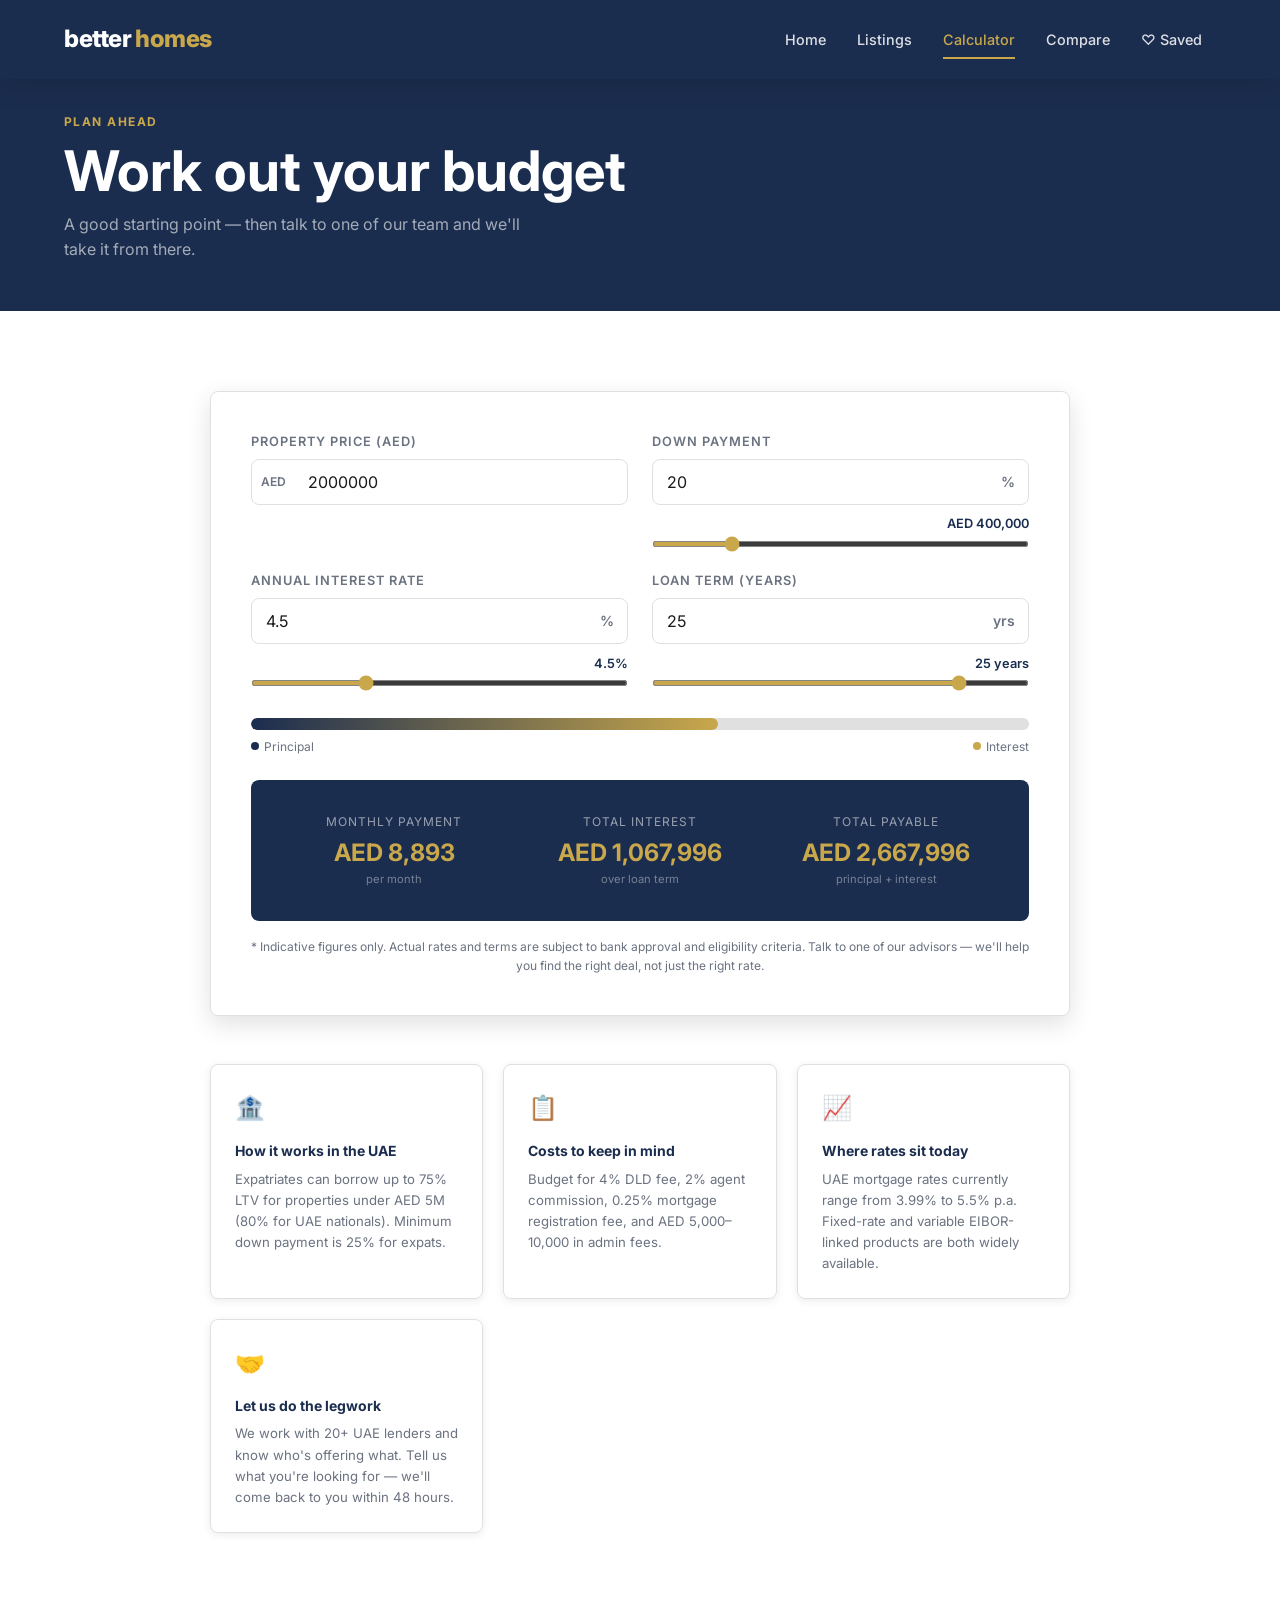
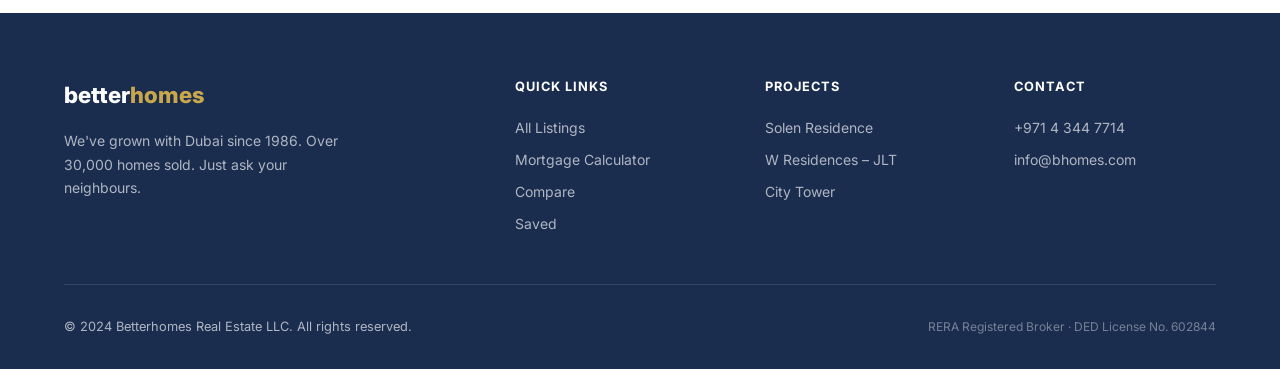
<file: calculator.html>
<!DOCTYPE html>
<html lang="en">
<head>
  <meta charset="UTF-8">
  <meta name="viewport" content="width=device-width, initial-scale=1.0">
  <title>Mortgage Calculator — Betterhomes Dubai</title>
  <meta name="description" content="Calculate your Dubai mortgage payments, total interest, and monthly instalment with our free calculator.">
  <link rel="preconnect" href="https://fonts.googleapis.com">
  <link rel="preconnect" href="https://fonts.gstatic.com" crossorigin>
  <link href="https://fonts.googleapis.com/css2?family=Inter:wght@300;400;500;600;700;800&display=swap" rel="stylesheet">
  <link rel="stylesheet" href="css/style.css">
  <style>
    .calc-info-grid {
      display: grid;
      grid-template-columns: repeat(auto-fit, minmax(220px, 1fr));
      gap: 1.25rem;
      margin-top: 3rem;
    }
    .calc-info-card {
      background: var(--white);
      border: 1px solid var(--mid-grey);
      border-radius: var(--radius);
      padding: 1.5rem;
      box-shadow: var(--shadow-sm);
    }
    .calc-info-card__icon { font-size: 1.5rem; margin-bottom: 0.75rem; }
    .calc-info-card__title { font-size: 0.875rem; font-weight: 700; color: var(--navy); margin-bottom: 0.4rem; }
    .calc-info-card__text { font-size: 0.825rem; color: var(--text-muted); line-height: 1.6; }
    .breakdown-bar {
      height: 12px;
      border-radius: 6px;
      background: var(--mid-grey);
      overflow: hidden;
      margin-top: 1.5rem;
    }
    .breakdown-bar__fill {
      height: 100%;
      background: linear-gradient(to right, var(--navy), var(--gold));
      border-radius: 6px;
      transition: width 0.8s ease;
      width: 0;
    }
    .breakdown-labels {
      display: flex;
      justify-content: space-between;
      font-size: 0.75rem;
      color: var(--text-muted);
      margin-top: 0.4rem;
    }
    .breakdown-labels span { display: flex; align-items: center; gap: 0.3rem; }
    .dot { width: 8px; height: 8px; border-radius: 50%; display: inline-block; }
  </style>
</head>
<body>

<!-- NAVIGATION -->
<nav class="nav nav--solid">
  <div class="container">
    <div class="nav__inner">
      <a href="index.html" class="nav__logo">better<span>homes</span></a>
      <ul class="nav__links">
        <li><a href="index.html" class="nav__link">Home</a></li>
        <li><a href="listings.html" class="nav__link">Listings</a></li>
        <li><a href="calculator.html" class="nav__link">Calculator</a></li>
        <li><a href="compare.html" class="nav__link">Compare</a></li>
        <li>
          <a href="saved.html" class="nav__link">
            ♡ Saved
            <span class="nav__saved-count" id="savedCount"></span>
          </a>
        </li>
      </ul>
      <button class="nav__hamburger" aria-label="Menu" aria-expanded="false">
        <span></span><span></span><span></span>
      </button>
    </div>
    <div class="nav__mobile">
      <a href="index.html" class="nav__link">Home</a>
      <a href="listings.html" class="nav__link">Listings</a>
      <a href="calculator.html" class="nav__link">Calculator</a>
      <a href="compare.html" class="nav__link">Compare</a>
      <a href="saved.html" class="nav__link">♡ Saved <span class="nav__saved-count"></span></a>
    </div>
  </div>
</nav>

<!-- PAGE HEADER -->
<div class="page-header">
  <div class="container">
    <div class="page-header__label">Plan ahead</div>
    <h1 class="page-header__title">Work out your budget</h1>
    <p class="page-header__sub">A good starting point — then talk to one of our team and we'll take it from there.</p>
  </div>
</div>

<!-- CALCULATOR -->
<section class="section">
  <div class="container">
    <div class="calculator">
      <div class="calculator__card">
        <div class="calculator__grid">

          <!-- Property Price -->
          <div class="form-group">
            <label for="propPrice">Property Price (AED)</label>
            <div class="input-wrap">
              <span class="input-prefix aed">AED</span>
              <input type="number" id="propPrice" class="has-prefix" value="2000000" min="100000" max="100000000" step="50000">
            </div>
          </div>

          <!-- Down Payment -->
          <div class="form-group">
            <label for="downPct">Down Payment</label>
            <div class="input-wrap">
              <input type="number" id="downPct" value="20" min="0" max="100" step="1">
              <span class="input-suffix">%</span>
            </div>
            <div class="range-value" id="downAED">AED 400,000</div>
            <input type="range" id="downRange" min="0" max="100" step="1" value="20">
          </div>

          <!-- Interest Rate -->
          <div class="form-group">
            <label for="rate">Annual Interest Rate</label>
            <div class="input-wrap">
              <input type="number" id="rate" value="4.5" min="0.1" max="20" step="0.1">
              <span class="input-suffix">%</span>
            </div>
            <div class="range-value" id="rateDisplay">4.5%</div>
            <input type="range" id="rateRange" min="0.1" max="15" step="0.1" value="4.5">
          </div>

          <!-- Loan Term -->
          <div class="form-group">
            <label for="term">Loan Term (Years)</label>
            <div class="input-wrap">
              <input type="number" id="term" value="25" min="1" max="30" step="1">
              <span class="input-suffix">yrs</span>
            </div>
            <div class="range-value" id="termDisplay">25 years</div>
            <input type="range" id="termRange" min="1" max="30" step="1" value="25">
          </div>
        </div>

        <!-- Breakdown bar -->
        <div class="breakdown-bar">
          <div class="breakdown-bar__fill" id="breakdownFill"></div>
        </div>
        <div class="breakdown-labels">
          <span><span class="dot" style="background:var(--navy)"></span> Principal</span>
          <span><span class="dot" style="background:var(--gold)"></span> Interest</span>
        </div>

        <!-- Results -->
        <div class="calculator__results" id="calcResults">
          <div class="calc-result">
            <div class="calc-result__label">Monthly Payment</div>
            <div class="calc-result__value" id="resMonthly">AED 0</div>
            <div class="calc-result__sub">per month</div>
          </div>
          <div class="calc-result">
            <div class="calc-result__label">Total Interest</div>
            <div class="calc-result__value" id="resInterest">AED 0</div>
            <div class="calc-result__sub">over loan term</div>
          </div>
          <div class="calc-result">
            <div class="calc-result__label">Total Payable</div>
            <div class="calc-result__value" id="resTotal">AED 0</div>
            <div class="calc-result__sub">principal + interest</div>
          </div>
        </div>

        <p class="calculator__disclaimer">
          * Indicative figures only. Actual rates and terms are subject to bank approval and eligibility criteria. Talk to one of our advisors — we'll help you find the right deal, not just the right rate.
        </p>
      </div>

      <!-- Info cards -->
      <div class="calc-info-grid">
        <div class="calc-info-card">
          <div class="calc-info-card__icon">🏦</div>
          <div class="calc-info-card__title">How it works in the UAE</div>
          <div class="calc-info-card__text">Expatriates can borrow up to 75% LTV for properties under AED 5M (80% for UAE nationals). Minimum down payment is 25% for expats.</div>
        </div>
        <div class="calc-info-card">
          <div class="calc-info-card__icon">📋</div>
          <div class="calc-info-card__title">Costs to keep in mind</div>
          <div class="calc-info-card__text">Budget for 4% DLD fee, 2% agent commission, 0.25% mortgage registration fee, and AED 5,000–10,000 in admin fees.</div>
        </div>
        <div class="calc-info-card">
          <div class="calc-info-card__icon">📈</div>
          <div class="calc-info-card__title">Where rates sit today</div>
          <div class="calc-info-card__text">UAE mortgage rates currently range from 3.99% to 5.5% p.a. Fixed-rate and variable EIBOR-linked products are both widely available.</div>
        </div>
        <div class="calc-info-card">
          <div class="calc-info-card__icon">🤝</div>
          <div class="calc-info-card__title">Let us do the legwork</div>
          <div class="calc-info-card__text">We work with 20+ UAE lenders and know who's offering what. Tell us what you're looking for — we'll come back to you within 48 hours.</div>
        </div>
      </div>
    </div>
  </div>
</section>

<!-- FOOTER -->
<footer class="footer">
  <div class="container">
    <div class="footer__top">
      <div>
        <div class="footer__logo">better<span>homes</span></div>
        <p class="footer__about">We've grown with Dubai since 1986. Over 30,000 homes sold. Just ask your neighbours.</p>
      </div>
      <div>
        <div class="footer__col-title">Quick Links</div>
        <div class="footer__links">
          <a href="listings.html">All Listings</a>
          <a href="calculator.html">Mortgage Calculator</a>
          <a href="compare.html">Compare</a>
          <a href="saved.html">Saved</a>
        </div>
      </div>
      <div>
        <div class="footer__col-title">Projects</div>
        <div class="footer__links">
          <a href="listings.html">Solen Residence</a>
          <a href="listings.html">W Residences – JLT</a>
          <a href="listings.html">City Tower</a>
        </div>
      </div>
      <div>
        <div class="footer__col-title">Contact</div>
        <div class="footer__links">
          <a href="#">+971 4 344 7714</a>
          <a href="#">info@bhomes.com</a>
        </div>
      </div>
    </div>
    <div class="footer__bottom">
      <div>© 2024 Betterhomes Real Estate LLC. All rights reserved.</div>
      <div class="footer__rera">RERA Registered Broker · DED License No. 602844</div>
    </div>
  </div>
</footer>

<div id="toast" class="toast"></div>

<script src="js/data.js"></script>
<script src="js/main.js"></script>
<script>
(function () {
  const propPriceEl = document.getElementById('propPrice');
  const downPctEl   = document.getElementById('downPct');
  const downRangeEl = document.getElementById('downRange');
  const downAEDEl   = document.getElementById('downAED');
  const rateEl      = document.getElementById('rate');
  const rateRangeEl = document.getElementById('rateRange');
  const rateDisplayEl = document.getElementById('rateDisplay');
  const termEl      = document.getElementById('term');
  const termRangeEl = document.getElementById('termRange');
  const termDisplayEl = document.getElementById('termDisplay');
  const resMonthly  = document.getElementById('resMonthly');
  const resInterest = document.getElementById('resInterest');
  const resTotal    = document.getElementById('resTotal');
  const fillEl      = document.getElementById('breakdownFill');

  let tickerRafs = {};

  function animateTicker(el, targetValue, prefix) {
    if (tickerRafs[el.id]) cancelAnimationFrame(tickerRafs[el.id]);
    const duration = 700;
    const start = performance.now();
    const from = 0;

    function step(now) {
      const t = Math.min((now - start) / duration, 1);
      const eased = 1 - Math.pow(1 - t, 3);
      const cur = Math.round(from + (targetValue - from) * eased);
      el.textContent = prefix + cur.toLocaleString();
      if (t < 1) tickerRafs[el.id] = requestAnimationFrame(step);
    }
    tickerRafs[el.id] = requestAnimationFrame(step);
  }

  function calculate() {
    const price    = parseFloat(propPriceEl.value) || 0;
    const downPct  = Math.min(100, Math.max(0, parseFloat(downPctEl.value) || 0));
    const annRate  = parseFloat(rateEl.value) || 0;
    const years    = parseInt(termEl.value) || 0;

    const downAmt  = price * (downPct / 100);
    const loan     = price - downAmt;
    const n        = years * 12;
    const r        = annRate / 100 / 12;

    downAEDEl.textContent = 'AED ' + downAmt.toLocaleString(undefined, {maximumFractionDigits: 0});

    let monthly = 0;
    if (r === 0) {
      monthly = n > 0 ? loan / n : 0;
    } else {
      monthly = loan * (r * Math.pow(1 + r, n)) / (Math.pow(1 + r, n) - 1);
    }

    const totalPay   = monthly * n;
    const totalInt   = totalPay - loan;
    const intRatio   = totalPay > 0 ? (loan / totalPay) * 100 : 0;

    animateTicker(resMonthly, Math.round(monthly), 'AED ');
    animateTicker(resInterest, Math.round(Math.max(0, totalInt)), 'AED ');
    animateTicker(resTotal, Math.round(Math.max(0, totalPay)), 'AED ');

    fillEl.style.width = intRatio.toFixed(1) + '%';
  }

  /* Sync ranges → number inputs */
  downRangeEl.addEventListener('input', () => {
    downPctEl.value = downRangeEl.value;
    calculate();
  });
  downPctEl.addEventListener('input', () => {
    downRangeEl.value = downPctEl.value;
    calculate();
  });
  rateRangeEl.addEventListener('input', () => {
    rateEl.value = rateRangeEl.value;
    rateDisplayEl.textContent = rateEl.value + '%';
    calculate();
  });
  rateEl.addEventListener('input', () => {
    rateRangeEl.value = rateEl.value;
    rateDisplayEl.textContent = rateEl.value + '%';
    calculate();
  });
  termRangeEl.addEventListener('input', () => {
    termEl.value = termRangeEl.value;
    termDisplayEl.textContent = termEl.value + ' years';
    calculate();
  });
  termEl.addEventListener('input', () => {
    termRangeEl.value = termEl.value;
    termDisplayEl.textContent = termEl.value + ' years';
    calculate();
  });
  propPriceEl.addEventListener('input', calculate);

  document.addEventListener('DOMContentLoaded', calculate);
})();
</script>
</body>
</html>
</file>
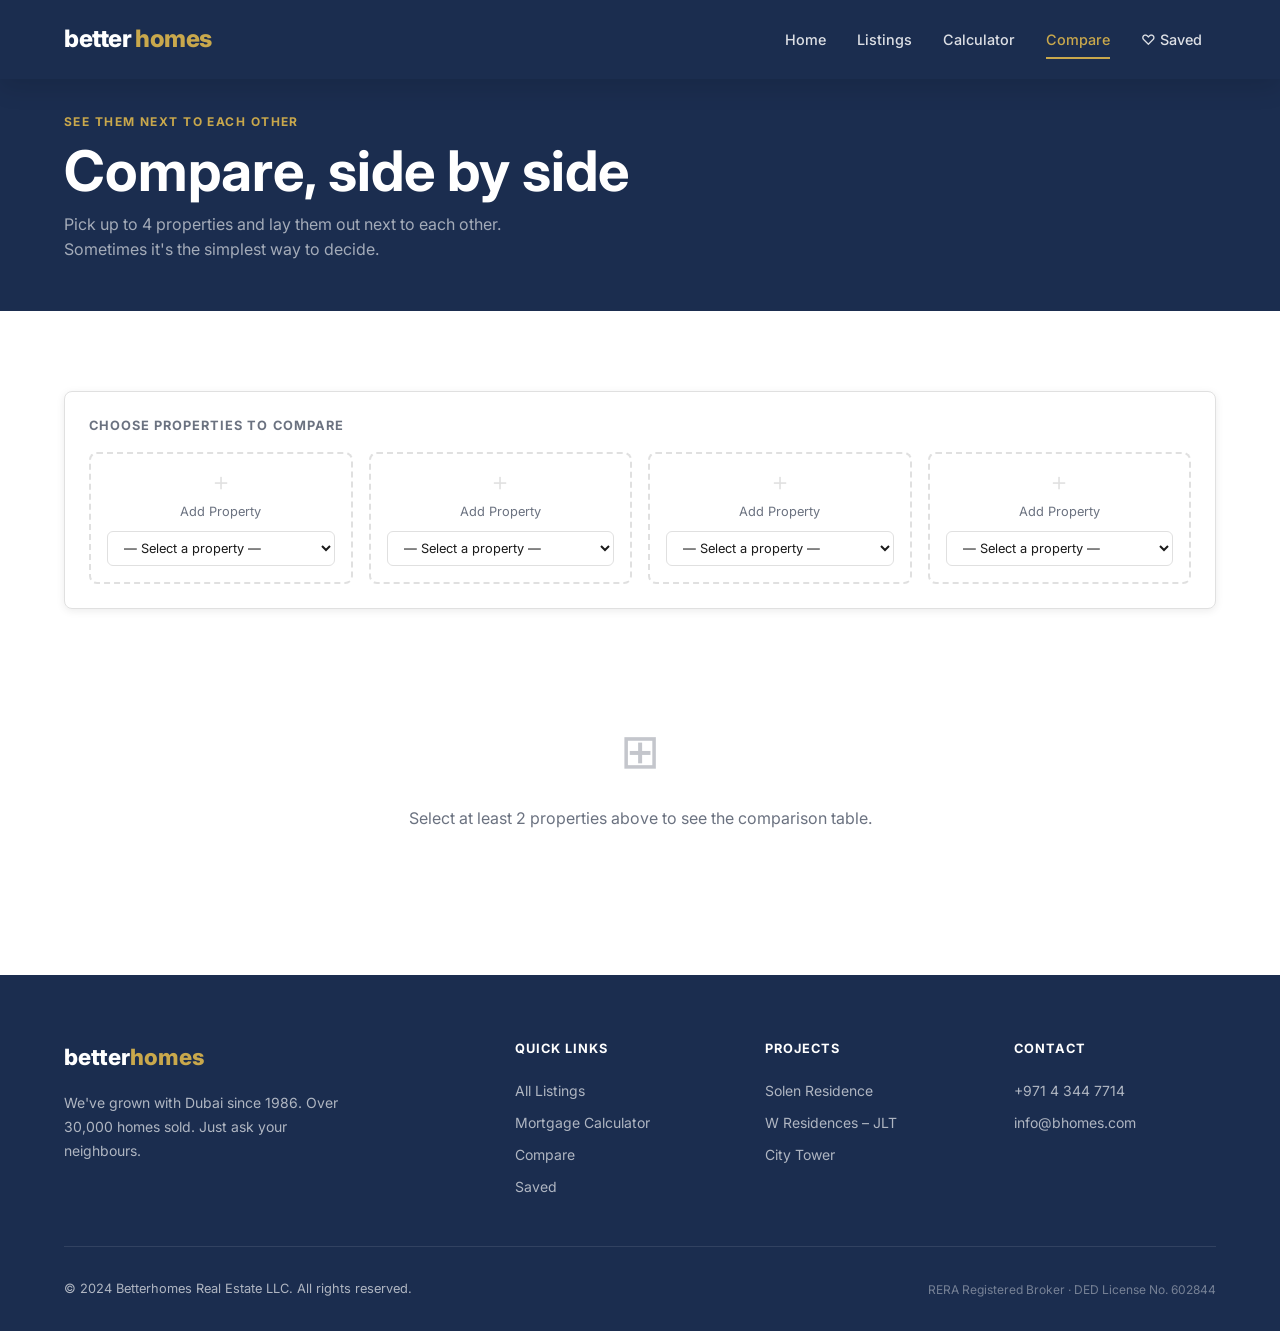
<file: compare.html>
<!DOCTYPE html>
<html lang="en">
<head>
  <meta charset="UTF-8">
  <meta name="viewport" content="width=device-width, initial-scale=1.0">
  <title>Compare Properties — Betterhomes Dubai</title>
  <meta name="description" content="Compare up to 4 Dubai properties side-by-side on price, size, beds, handover and key features.">
  <link rel="preconnect" href="https://fonts.googleapis.com">
  <link rel="preconnect" href="https://fonts.gstatic.com" crossorigin>
  <link href="https://fonts.googleapis.com/css2?family=Inter:wght@300;400;500;600;700;800&display=swap" rel="stylesheet">
  <link rel="stylesheet" href="css/style.css">
</head>
<body>

<!-- NAVIGATION -->
<nav class="nav nav--solid">
  <div class="container">
    <div class="nav__inner">
      <a href="index.html" class="nav__logo">better<span>homes</span></a>
      <ul class="nav__links">
        <li><a href="index.html" class="nav__link">Home</a></li>
        <li><a href="listings.html" class="nav__link">Listings</a></li>
        <li><a href="calculator.html" class="nav__link">Calculator</a></li>
        <li><a href="compare.html" class="nav__link">Compare</a></li>
        <li>
          <a href="saved.html" class="nav__link">
            ♡ Saved
            <span class="nav__saved-count" id="savedCount"></span>
          </a>
        </li>
      </ul>
      <button class="nav__hamburger" aria-label="Menu" aria-expanded="false">
        <span></span><span></span><span></span>
      </button>
    </div>
    <div class="nav__mobile">
      <a href="index.html" class="nav__link">Home</a>
      <a href="listings.html" class="nav__link">Listings</a>
      <a href="calculator.html" class="nav__link">Calculator</a>
      <a href="compare.html" class="nav__link">Compare</a>
      <a href="saved.html" class="nav__link">♡ Saved <span class="nav__saved-count"></span></a>
    </div>
  </div>
</nav>

<!-- PAGE HEADER -->
<div class="page-header">
  <div class="container">
    <div class="page-header__label">See them next to each other</div>
    <h1 class="page-header__title">Compare, side by side</h1>
    <p class="page-header__sub">Pick up to 4 properties and lay them out next to each other. Sometimes it's the simplest way to decide.</p>
  </div>
</div>

<!-- COMPARE -->
<section class="section">
  <div class="container">

    <!-- Selector -->
    <div class="compare-selector">
      <div class="compare-selector__title">Choose Properties to Compare</div>
      <div class="compare-selector__slots" id="compareSlots"></div>
    </div>

    <!-- Table -->
    <div id="compareTableWrap">
      <div class="compare-placeholder">
        <div class="compare-placeholder__icon">⊞</div>
        <p>Select at least 2 properties above to see the comparison table.</p>
      </div>
    </div>

  </div>
</section>

<!-- FOOTER -->
<footer class="footer">
  <div class="container">
    <div class="footer__top">
      <div>
        <div class="footer__logo">better<span>homes</span></div>
        <p class="footer__about">We've grown with Dubai since 1986. Over 30,000 homes sold. Just ask your neighbours.</p>
      </div>
      <div>
        <div class="footer__col-title">Quick Links</div>
        <div class="footer__links">
          <a href="listings.html">All Listings</a>
          <a href="calculator.html">Mortgage Calculator</a>
          <a href="compare.html">Compare</a>
          <a href="saved.html">Saved</a>
        </div>
      </div>
      <div>
        <div class="footer__col-title">Projects</div>
        <div class="footer__links">
          <a href="listings.html">Solen Residence</a>
          <a href="listings.html">W Residences – JLT</a>
          <a href="listings.html">City Tower</a>
        </div>
      </div>
      <div>
        <div class="footer__col-title">Contact</div>
        <div class="footer__links">
          <a href="#">+971 4 344 7714</a>
          <a href="#">info@bhomes.com</a>
        </div>
      </div>
    </div>
    <div class="footer__bottom">
      <div>© 2024 Betterhomes Real Estate LLC. All rights reserved.</div>
      <div class="footer__rera">RERA Registered Broker · DED License No. 602844</div>
    </div>
  </div>
</footer>

<div id="toast" class="toast"></div>

<script src="js/data.js"></script>
<script src="js/main.js"></script>
<script>
(function () {
  const MAX_SLOTS = 4;
  const slotsEl = document.getElementById('compareSlots');
  const tableWrap = document.getElementById('compareTableWrap');

  /* State: array of 4 slots, each null or a property id */
  let slots = [null, null, null, null];

  /* Pre-populate from localStorage compare list */
  const stored = getCompare();
  stored.forEach((id, i) => { if (i < 4) slots[i] = id; });

  function propertyById(id) {
    return PROPERTIES.find(p => p.id === id) || null;
  }

  function buildOptions(currentId) {
    const used = slots.filter(Boolean);
    return `<option value="">— Select a property —</option>` +
      PROPERTIES.map(p => {
        const disabled = used.includes(p.id) && p.id !== currentId ? 'disabled' : '';
        return `<option value="${p.id}" ${disabled} ${p.id === currentId ? 'selected' : ''}>${p.project} · ${p.bedsLabel} ${p.type}</option>`;
      }).join('');
  }

  function renderSlots() {
    slotsEl.innerHTML = slots.map((id, idx) => {
      const prop = id ? propertyById(id) : null;
      if (prop) {
        return `
          <div class="compare-slot filled" data-slot="${idx}">
            <img src="${prop.image}" alt="${prop.project}" style="width:100%;height:80px;object-fit:cover;border-radius:4px;margin-bottom:0.5rem;">
            <select data-slot="${idx}" style="font-size:0.75rem;">${buildOptions(id)}</select>
            <button class="compare-slot__remove" data-slot="${idx}" title="Remove">✕</button>
          </div>`;
      } else {
        return `
          <div class="compare-slot" data-slot="${idx}">
            <div class="compare-slot__add">＋</div>
            <div class="compare-slot__label">Add Property</div>
            <select data-slot="${idx}">${buildOptions(null)}</select>
          </div>`;
      }
    }).join('');

    /* Bind */
    slotsEl.querySelectorAll('select').forEach(sel => {
      sel.addEventListener('change', () => {
        const i = parseInt(sel.dataset.slot);
        slots[i] = sel.value || null;
        saveAndRender();
      });
    });
    slotsEl.querySelectorAll('.compare-slot__remove').forEach(btn => {
      btn.addEventListener('click', () => {
        slots[parseInt(btn.dataset.slot)] = null;
        saveAndRender();
      });
    });
  }

  function renderTable() {
    const selected = slots.map(id => id ? propertyById(id) : null).filter(Boolean);
    if (selected.length < 2) {
      tableWrap.innerHTML = `
        <div class="compare-placeholder">
          <div class="compare-placeholder__icon">⊞</div>
          <p>Select at least 2 properties above to see the comparison table.</p>
        </div>`;
      return;
    }

    const ROWS = [
      { label: 'Project',        fn: p => p.project },
      { label: 'Location',       fn: p => p.location },
      { label: 'Type',           fn: p => p.type },
      { label: 'Bedrooms',       fn: p => p.bedsLabel },
      { label: 'Size (sqft)',    fn: p => p.size.toLocaleString(), highlight: true },
      { label: 'Price (AED)',    fn: p => formatPrice(p.price), highlight: true },
      { label: 'Price/sqft',     fn: p => 'AED ' + p.pricePerSqft.toLocaleString() },
      { label: 'Floor',          fn: p => p.floor },
      { label: 'View',           fn: p => p.view },
      { label: 'Handover',       fn: p => p.handover },
      { label: 'Key Features',   fn: p => p.amenities.slice(0, 3).join(', ') },
    ];

    const thCells = `<th class="row-label">Feature</th>` + selected.map((p, i) =>
      `<th data-col="${i}" style="min-width:180px;">${p.bedsLabel} · ${p.project.split(' ')[0]}</th>`
    ).join('');

    const bodyRows = ROWS.map(row =>
      `<tr>
        <td class="row-label">${row.label}</td>
        ${selected.map(p => `<td class="${row.highlight ? 'highlight' : ''}">${row.fn(p)}</td>`).join('')}
      </tr>`
    ).join('');

    tableWrap.innerHTML = `
      <div class="compare-table-wrap">
        <table class="compare-table">
          <thead><tr>${thCells}</tr></thead>
          <tbody>${bodyRows}</tbody>
        </table>
      </div>`;

    /* Animate columns in */
    const ths = tableWrap.querySelectorAll('thead th');
    ths.forEach((th, i) => {
      setTimeout(() => th.classList.add('visible'), i * 150);
    });
  }

  function saveAndRender() {
    setCompare(slots.filter(Boolean));
    renderSlots();
    renderTable();
  }

  document.addEventListener('DOMContentLoaded', () => {
    renderSlots();
    renderTable();
  });
})();
</script>
</body>
</html>
</file>
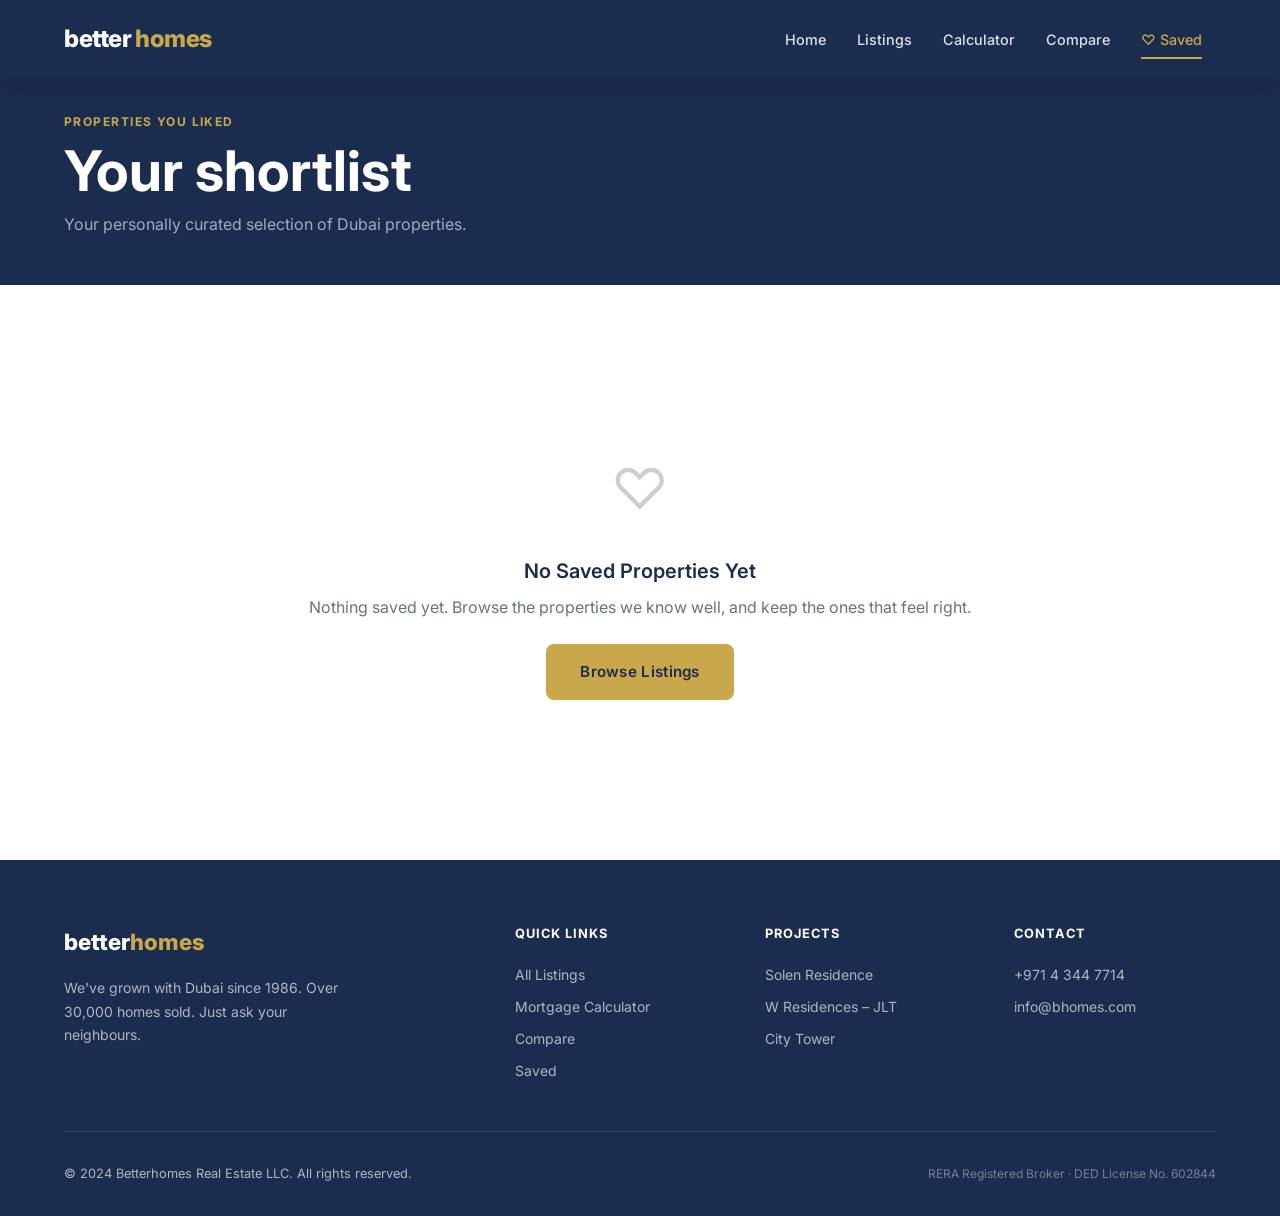
<file: saved.html>
<!DOCTYPE html>
<html lang="en">
<head>
  <meta charset="UTF-8">
  <meta name="viewport" content="width=device-width, initial-scale=1.0">
  <title>Saved Properties — Betterhomes Dubai</title>
  <meta name="description" content="Your saved Dubai property listings from Betterhomes.">
  <link rel="preconnect" href="https://fonts.googleapis.com">
  <link rel="preconnect" href="https://fonts.gstatic.com" crossorigin>
  <link href="https://fonts.googleapis.com/css2?family=Inter:wght@300;400;500;600;700;800&display=swap" rel="stylesheet">
  <link rel="stylesheet" href="css/style.css">
</head>
<body>

<!-- NAVIGATION -->
<nav class="nav nav--solid">
  <div class="container">
    <div class="nav__inner">
      <a href="index.html" class="nav__logo">better<span>homes</span></a>
      <ul class="nav__links">
        <li><a href="index.html" class="nav__link">Home</a></li>
        <li><a href="listings.html" class="nav__link">Listings</a></li>
        <li><a href="calculator.html" class="nav__link">Calculator</a></li>
        <li><a href="compare.html" class="nav__link">Compare</a></li>
        <li>
          <a href="saved.html" class="nav__link">
            ♡ Saved
            <span class="nav__saved-count" id="savedCount"></span>
          </a>
        </li>
      </ul>
      <button class="nav__hamburger" aria-label="Menu" aria-expanded="false">
        <span></span><span></span><span></span>
      </button>
    </div>
    <div class="nav__mobile">
      <a href="index.html" class="nav__link">Home</a>
      <a href="listings.html" class="nav__link">Listings</a>
      <a href="calculator.html" class="nav__link">Calculator</a>
      <a href="compare.html" class="nav__link">Compare</a>
      <a href="saved.html" class="nav__link">♡ Saved <span class="nav__saved-count"></span></a>
    </div>
  </div>
</nav>

<!-- PAGE HEADER -->
<div class="page-header">
  <div class="container">
    <div class="page-header__label">Properties you liked</div>
    <h1 class="page-header__title">Your shortlist</h1>
    <p class="page-header__sub" id="savedSubtitle">The ones that caught your eye. Take your time.</p>
  </div>
</div>

<!-- SAVED LISTINGS -->
<section class="section">
  <div class="container">
    <div id="savedActions" style="display:none;margin-bottom:1.5rem;display:flex;gap:1rem;flex-wrap:wrap;align-items:center;">
      <span id="savedCountText" style="color:var(--text-muted);font-size:0.9rem;"></span>
      <button class="btn btn--ghost btn--sm" id="clearAllBtn" style="margin-left:auto;">Clear All Saved</button>
      <a href="compare.html" class="btn btn--primary btn--sm">Compare Selected →</a>
    </div>
    <div class="cards-grid" id="savedGrid"></div>
  </div>
</section>

<!-- FOOTER -->
<footer class="footer">
  <div class="container">
    <div class="footer__top">
      <div>
        <div class="footer__logo">better<span>homes</span></div>
        <p class="footer__about">We've grown with Dubai since 1986. Over 30,000 homes sold. Just ask your neighbours.</p>
      </div>
      <div>
        <div class="footer__col-title">Quick Links</div>
        <div class="footer__links">
          <a href="listings.html">All Listings</a>
          <a href="calculator.html">Mortgage Calculator</a>
          <a href="compare.html">Compare</a>
          <a href="saved.html">Saved</a>
        </div>
      </div>
      <div>
        <div class="footer__col-title">Projects</div>
        <div class="footer__links">
          <a href="listings.html">Solen Residence</a>
          <a href="listings.html">W Residences – JLT</a>
          <a href="listings.html">City Tower</a>
        </div>
      </div>
      <div>
        <div class="footer__col-title">Contact</div>
        <div class="footer__links">
          <a href="#">+971 4 344 7714</a>
          <a href="#">info@bhomes.com</a>
        </div>
      </div>
    </div>
    <div class="footer__bottom">
      <div>© 2024 Betterhomes Real Estate LLC. All rights reserved.</div>
      <div class="footer__rera">RERA Registered Broker · DED License No. 602844</div>
    </div>
  </div>
</footer>

<div id="toast" class="toast"></div>

<script src="js/data.js"></script>
<script src="js/main.js"></script>
<script>
/* Called by main.js when a save is toggled on this page */
function onSaveToggle(id, nowSaved) {
  renderSaved();
}

function renderSaved() {
  const grid = document.getElementById('savedGrid');
  const subtitle = document.getElementById('savedSubtitle');
  const actions = document.getElementById('savedActions');
  const countText = document.getElementById('savedCountText');
  const saved = getSaved();

  const props = saved.map(id => PROPERTIES.find(p => p.id === id)).filter(Boolean);

  if (!props.length) {
    grid.innerHTML = `
      <div class="saved-empty" style="grid-column:1/-1;">
        <div class="saved-empty__icon">♡</div>
        <h3 style="color:var(--navy);margin-bottom:0.5rem;">No Saved Properties Yet</h3>
        <p style="margin-bottom:1.5rem;">Nothing saved yet. Browse the properties we know well, and keep the ones that feel right.</p>
        <a href="listings.html" class="btn btn--primary">Browse Listings</a>
      </div>`;
    subtitle.textContent = 'Your personally curated selection of Dubai properties.';
    actions.style.display = 'none';
    return;
  }

  subtitle.textContent = `${props.length} propert${props.length === 1 ? 'y' : 'ies'} saved to your shortlist.`;
  actions.style.display = 'flex';
  countText.textContent = `${props.length} saved propert${props.length === 1 ? 'y' : 'ies'}`;

  grid.innerHTML = props.map(p => renderCard(p)).join('');

  grid.querySelectorAll('.property-card').forEach((c, i) => {
    c.style.opacity = '0';
    c.style.transform = 'translateY(30px)';
    setTimeout(() => {
      c.style.transition = 'opacity 0.5s ease, transform 0.5s ease';
      c.style.opacity = '1';
      c.style.transform = 'translateY(0)';
    }, i * 80);
  });

  bindSaveButtons(grid);
  bindCompareButtons(grid);
  updateSavedBadge();
}

document.addEventListener('DOMContentLoaded', () => {
  renderSaved();

  document.getElementById('clearAllBtn').addEventListener('click', () => {
    if (confirm('Clear all saved properties?')) {
      setSaved([]);
      renderSaved();
      updateSavedBadge();
    }
  });
});
</script>
</body>
</html>
</file>
<file: css/style.css>
/* ============================================================
   BetterHomes Dubai — Main Stylesheet
   ============================================================ */

/* --- Variables & Reset ------------------------------------ */
:root {
  --navy: #1B2D4F;
  --gold: #C9A84C;
  --gold-light: #e6c97a;
  --white: #ffffff;
  --light-grey: #F5F5F5;
  --mid-grey: #e0e0e0;
  --text-dark: #1a1a1a;
  --text-muted: #6b7280;
  --shadow-sm: 0 2px 8px rgba(0,0,0,0.08);
  --shadow-md: 0 8px 24px rgba(0,0,0,0.12);
  --shadow-lg: 0 16px 48px rgba(0,0,0,0.18);
  --radius: 8px;
  --transition: 0.3s ease;
}

*, *::before, *::after { box-sizing: border-box; margin: 0; padding: 0; }

html { scroll-behavior: smooth; font-size: 16px; }

body {
  font-family: 'Inter', sans-serif;
  color: var(--text-dark);
  background: var(--white);
  line-height: 1.6;
  opacity: 0;
  animation: pageIn 0.4s ease forwards;
}

@keyframes pageIn {
  to { opacity: 1; }
}

img { max-width: 100%; display: block; }
a { text-decoration: none; color: inherit; }
button { cursor: pointer; font-family: inherit; }
ul { list-style: none; }

/* --- Typography ------------------------------------------- */
h1 { font-size: clamp(2rem, 5vw, 3.5rem); font-weight: 700; line-height: 1.15; }
h2 { font-size: clamp(1.5rem, 3vw, 2.25rem); font-weight: 600; line-height: 1.2; }
h3 { font-size: 1.25rem; font-weight: 600; }
h4 { font-size: 1rem; font-weight: 600; }

/* --- Layout Utilities ------------------------------------- */
.container { max-width: 1200px; margin: 0 auto; padding: 0 1.5rem; }
.section { padding: 5rem 0; }
.section--grey { background: var(--light-grey); }
.text-gold { color: var(--gold); }
.text-navy { color: var(--navy); }
.text-muted { color: var(--text-muted); }
.d-flex { display: flex; }
.align-center { align-items: center; }
.justify-between { justify-content: space-between; }
.gap-1 { gap: 1rem; }

/* --- Buttons ---------------------------------------------- */
.btn {
  display: inline-flex;
  align-items: center;
  gap: 0.5rem;
  padding: 0.85rem 2rem;
  border-radius: var(--radius);
  font-size: 0.95rem;
  font-weight: 600;
  border: 2px solid transparent;
  transition: all var(--transition);
  letter-spacing: 0.02em;
}

.btn--primary {
  background: var(--gold);
  color: var(--navy);
  border-color: var(--gold);
}
.btn--primary:hover {
  background: var(--gold-light);
  border-color: var(--gold-light);
  transform: translateY(-2px);
  box-shadow: var(--shadow-md);
}

.btn--outline {
  background: transparent;
  color: var(--white);
  border-color: var(--white);
}
.btn--outline:hover {
  background: var(--white);
  color: var(--navy);
}

.btn--ghost {
  background: transparent;
  color: var(--navy);
  border-color: var(--navy);
  padding: 0.6rem 1.2rem;
  font-size: 0.875rem;
}
.btn--ghost:hover {
  background: var(--navy);
  color: var(--white);
}

.btn--sm {
  padding: 0.5rem 1rem;
  font-size: 0.8rem;
}

/* ============================================================
   NAVIGATION
   ============================================================ */
.nav {
  position: fixed;
  top: 0; left: 0; right: 0;
  z-index: 1000;
  padding: 1.25rem 0;
  transition: background var(--transition), box-shadow var(--transition), padding var(--transition);
}

.nav.scrolled {
  background: var(--navy);
  box-shadow: var(--shadow-md);
  padding: 0.85rem 0;
}

.nav--solid {
  background: var(--navy);
  box-shadow: var(--shadow-md);
}

.nav__inner {
  display: flex;
  align-items: center;
  justify-content: space-between;
}

.nav__logo {
  font-size: 1.5rem;
  font-weight: 800;
  color: var(--white);
  letter-spacing: -0.02em;
  display: flex;
  align-items: center;
  gap: 0.25rem;
}
.nav__logo span { color: var(--gold); }

.nav__links {
  display: flex;
  align-items: center;
  gap: 0.25rem;
}

.nav__link {
  position: relative;
  padding: 0.5rem 0.85rem;
  color: rgba(255,255,255,0.85);
  font-size: 0.9rem;
  font-weight: 500;
  transition: color var(--transition);
  display: flex;
  align-items: center;
  gap: 0.3rem;
}
.nav__link::after {
  content: '';
  position: absolute;
  bottom: 0; left: 0.85rem;
  width: 0;
  height: 2px;
  background: var(--gold);
  transition: width 0.25s ease;
}
.nav__link:hover { color: var(--white); }
.nav__link:hover::after { width: calc(100% - 1.7rem); }
.nav__link.active { color: var(--gold); }
.nav__link.active::after { width: calc(100% - 1.7rem); background: var(--gold); }

.nav__saved-count {
  display: inline-flex;
  align-items: center;
  justify-content: center;
  background: var(--gold);
  color: var(--navy);
  border-radius: 50%;
  width: 18px;
  height: 18px;
  font-size: 0.7rem;
  font-weight: 700;
  display: none;
}
.nav__saved-count.visible { display: inline-flex; }

.nav__hamburger {
  display: none;
  flex-direction: column;
  gap: 5px;
  background: none;
  border: none;
  padding: 4px;
  cursor: pointer;
}
.nav__hamburger span {
  display: block;
  width: 24px;
  height: 2px;
  background: var(--white);
  transition: all var(--transition);
  border-radius: 2px;
}
.nav__hamburger.open span:nth-child(1) { transform: translateY(7px) rotate(45deg); }
.nav__hamburger.open span:nth-child(2) { opacity: 0; }
.nav__hamburger.open span:nth-child(3) { transform: translateY(-7px) rotate(-45deg); }

.nav__mobile {
  display: none;
  flex-direction: column;
  background: var(--navy);
  padding: 1rem 1.5rem;
  border-top: 1px solid rgba(255,255,255,0.1);
}
.nav__mobile.open { display: flex; }
.nav__mobile .nav__link {
  padding: 0.75rem 0;
  border-bottom: 1px solid rgba(255,255,255,0.08);
  font-size: 1rem;
}
.nav__mobile .nav__link:last-child { border-bottom: none; }

/* ============================================================
   HERO
   ============================================================ */
.hero {
  position: relative;
  min-height: 100vh;
  display: flex;
  align-items: center;
  overflow: hidden;
  background: var(--navy);
}

.hero__bg {
  position: absolute;
  inset: 0;
  background:
    linear-gradient(135deg, rgba(27,45,79,0.97) 0%, rgba(27,45,79,0.75) 60%, rgba(201,168,76,0.2) 100%),
    url('https://images.unsplash.com/photo-1512453979798-5ea266f8880c?w=1600&q=80') center/cover no-repeat;
}

.hero__content {
  position: relative;
  z-index: 2;
  max-width: 700px;
  padding: 8rem 0 5rem;
}

.hero__tag {
  display: inline-flex;
  align-items: center;
  gap: 0.5rem;
  background: rgba(201,168,76,0.15);
  border: 1px solid rgba(201,168,76,0.4);
  color: var(--gold);
  padding: 0.4rem 1rem;
  border-radius: 100px;
  font-size: 0.8rem;
  font-weight: 600;
  letter-spacing: 0.08em;
  text-transform: uppercase;
  margin-bottom: 1.5rem;
  opacity: 0;
  transform: translateY(20px);
  animation: heroFadeUp 0.6s ease 0.1s forwards;
}

.hero__title {
  color: var(--white);
  margin-bottom: 1.25rem;
  opacity: 0;
  transform: translateY(20px);
  animation: heroFadeUp 0.6s ease 0.3s forwards;
}

.hero__title em {
  font-style: normal;
  color: var(--gold);
}

.hero__subtitle {
  color: rgba(255,255,255,0.75);
  font-size: 1.125rem;
  max-width: 520px;
  margin-bottom: 2.5rem;
  opacity: 0;
  transform: translateY(20px);
  animation: heroFadeUp 0.6s ease 0.5s forwards;
}

.hero__cta {
  display: flex;
  gap: 1rem;
  flex-wrap: wrap;
  opacity: 0;
  transform: translateY(20px);
  animation: heroFadeUp 0.6s ease 0.7s forwards;
}

.hero__stats {
  position: absolute;
  bottom: 3rem;
  left: 0;
  right: 0;
  z-index: 2;
  opacity: 0;
  animation: heroFadeUp 0.6s ease 1s forwards;
}

.hero__stats-inner {
  display: flex;
  gap: 3rem;
  padding-top: 2rem;
  border-top: 1px solid rgba(255,255,255,0.15);
}

.hero__stat-value {
  font-size: 2rem;
  font-weight: 700;
  color: var(--gold);
  line-height: 1;
}
.hero__stat-label {
  font-size: 0.8rem;
  color: rgba(255,255,255,0.6);
  margin-top: 0.25rem;
  text-transform: uppercase;
  letter-spacing: 0.08em;
}

@keyframes heroFadeUp {
  to { opacity: 1; transform: translateY(0); }
}

/* ============================================================
   TRUST STRIP
   ============================================================ */
.trust {
  background: var(--navy);
  padding: 3.5rem 0;
}

.trust__grid {
  display: grid;
  grid-template-columns: repeat(auto-fit, minmax(180px, 1fr));
  gap: 2rem;
}

.trust__item {
  text-align: center;
  padding: 1.5rem;
  border: 1px solid rgba(255,255,255,0.08);
  border-radius: var(--radius);
  transition: border-color var(--transition);
}
.trust__item:hover { border-color: rgba(201,168,76,0.4); }

.trust__icon {
  font-size: 2rem;
  margin-bottom: 0.75rem;
}

.trust__value {
  font-size: 1.75rem;
  font-weight: 700;
  color: var(--gold);
  line-height: 1;
}

.trust__label {
  font-size: 0.8rem;
  color: rgba(255,255,255,0.6);
  margin-top: 0.4rem;
  text-transform: uppercase;
  letter-spacing: 0.06em;
}

/* ============================================================
   SECTION HEADINGS
   ============================================================ */
.section-heading {
  margin-bottom: 3rem;
}

.section-heading__label {
  display: inline-block;
  font-size: 0.75rem;
  font-weight: 700;
  letter-spacing: 0.12em;
  text-transform: uppercase;
  color: var(--gold);
  margin-bottom: 0.75rem;
}

.section-heading__title {
  color: var(--navy);
  margin-bottom: 0.75rem;
}

.section-heading__subtitle {
  color: var(--text-muted);
  max-width: 540px;
  font-size: 1.0625rem;
}

.section-heading--center {
  text-align: center;
}
.section-heading--center .section-heading__subtitle {
  margin: 0 auto;
}

/* ============================================================
   PROPERTY CARDS
   ============================================================ */
.cards-grid {
  display: grid;
  grid-template-columns: repeat(auto-fill, minmax(310px, 1fr));
  gap: 1.75rem;
}

.property-card {
  background: var(--white);
  border-radius: var(--radius);
  overflow: hidden;
  box-shadow: var(--shadow-sm);
  transition: box-shadow var(--transition), transform var(--transition);
  opacity: 0;
  transform: translateY(30px);
  border: 1px solid var(--mid-grey);
}

.property-card.visible {
  opacity: 1;
  transform: translateY(0);
  transition: opacity 0.5s ease, transform 0.5s ease, box-shadow var(--transition), box-shadow var(--transition);
}

.property-card:hover {
  box-shadow: var(--shadow-lg);
  transform: translateY(-4px);
}

.property-card__image {
  position: relative;
  height: 220px;
  overflow: hidden;
  background: var(--light-grey);
}

.property-card__image img {
  width: 100%;
  height: 100%;
  object-fit: cover;
  transition: transform 0.5s ease;
}

.property-card:hover .property-card__image img {
  transform: scale(1.04);
}

.property-card__badge {
  position: absolute;
  top: 1rem;
  left: 1rem;
  background: var(--navy);
  color: var(--white);
  font-size: 0.7rem;
  font-weight: 700;
  letter-spacing: 0.08em;
  text-transform: uppercase;
  padding: 0.3rem 0.75rem;
  border-radius: 100px;
}

.property-card__badge--gold {
  background: var(--gold);
  color: var(--navy);
}

.property-card__save {
  position: absolute;
  top: 1rem;
  right: 1rem;
  background: rgba(255,255,255,0.9);
  border: none;
  border-radius: 50%;
  width: 36px;
  height: 36px;
  display: flex;
  align-items: center;
  justify-content: center;
  font-size: 1.1rem;
  transition: all var(--transition);
  backdrop-filter: blur(4px);
}
.property-card__save:hover { transform: scale(1.1); }
.property-card__save.saved { color: var(--gold); }
.property-card__save.pulse {
  animation: heartPulse 0.4s ease;
}

@keyframes heartPulse {
  0%   { transform: scale(1); }
  50%  { transform: scale(1.3); }
  100% { transform: scale(1); }
}

.property-card__body {
  padding: 1.25rem;
}

.property-card__project {
  font-size: 0.75rem;
  font-weight: 700;
  text-transform: uppercase;
  letter-spacing: 0.08em;
  color: var(--gold);
  margin-bottom: 0.35rem;
  position: relative;
  display: inline-block;
}
.property-card__project::after {
  content: '';
  position: absolute;
  bottom: -3px;
  left: 0;
  width: 0;
  height: 1px;
  background: var(--gold);
  transition: width 0.3s ease;
}
.property-card:hover .property-card__project::after {
  width: 100%;
}

.property-card__title {
  font-size: 1.05rem;
  font-weight: 600;
  color: var(--navy);
  margin-bottom: 0.75rem;
  line-height: 1.3;
}

.property-card__meta {
  display: flex;
  gap: 1rem;
  margin-bottom: 1rem;
  flex-wrap: wrap;
}

.property-card__meta-item {
  display: flex;
  align-items: center;
  gap: 0.3rem;
  font-size: 0.825rem;
  color: var(--text-muted);
}

.property-card__price {
  font-size: 1.25rem;
  font-weight: 700;
  color: var(--navy);
  margin-bottom: 1rem;
}
.property-card__price span {
  font-size: 0.75rem;
  color: var(--text-muted);
  font-weight: 400;
}

.property-card__actions {
  display: flex;
  gap: 0.5rem;
  border-top: 1px solid var(--mid-grey);
  padding-top: 1rem;
}

.property-card__actions .btn {
  flex: 1;
  justify-content: center;
}

/* ============================================================
   FEATURED PROJECTS
   ============================================================ */
.featured-card {
  position: relative;
  border-radius: var(--radius);
  overflow: hidden;
  height: 420px;
  cursor: pointer;
  box-shadow: var(--shadow-md);
  transition: transform var(--transition), box-shadow var(--transition);
}
.featured-card:hover {
  transform: translateY(-6px);
  box-shadow: var(--shadow-lg);
}

.featured-card__img {
  width: 100%;
  height: 100%;
  object-fit: cover;
  transition: transform 0.6s ease;
}
.featured-card:hover .featured-card__img {
  transform: scale(1.05);
}

.featured-card__overlay {
  position: absolute;
  inset: 0;
  background: linear-gradient(to top, rgba(27,45,79,0.95) 0%, rgba(27,45,79,0.3) 60%, transparent 100%);
  display: flex;
  flex-direction: column;
  justify-content: flex-end;
  padding: 2rem;
}

.featured-card__tag {
  font-size: 0.7rem;
  font-weight: 700;
  letter-spacing: 0.1em;
  text-transform: uppercase;
  color: var(--gold);
  margin-bottom: 0.5rem;
}

.featured-card__title {
  color: var(--white);
  font-size: 1.4rem;
  font-weight: 700;
  margin-bottom: 0.35rem;
}

.featured-card__sub {
  color: rgba(255,255,255,0.7);
  font-size: 0.875rem;
  margin-bottom: 1.25rem;
}

.featured-card__meta {
  display: flex;
  gap: 1.5rem;
  margin-bottom: 1.25rem;
}

.featured-card__meta-item {
  font-size: 0.8rem;
  color: rgba(255,255,255,0.7);
  display: flex;
  align-items: center;
  gap: 0.3rem;
}

.featured-grid {
  display: grid;
  grid-template-columns: repeat(3, 1fr);
  gap: 1.5rem;
}

/* ============================================================
   FILTER BAR
   ============================================================ */
.filter-bar {
  background: var(--white);
  border: 1px solid var(--mid-grey);
  border-radius: var(--radius);
  padding: 1.25rem 1.5rem;
  margin-bottom: 2.5rem;
  box-shadow: var(--shadow-sm);
  display: flex;
  gap: 1rem;
  flex-wrap: wrap;
  align-items: flex-end;
}

.filter-group {
  flex: 1;
  min-width: 160px;
}

.filter-group label {
  display: block;
  font-size: 0.75rem;
  font-weight: 600;
  text-transform: uppercase;
  letter-spacing: 0.08em;
  color: var(--text-muted);
  margin-bottom: 0.4rem;
}

.filter-group select {
  width: 100%;
  padding: 0.6rem 0.85rem;
  border: 1.5px solid var(--mid-grey);
  border-radius: var(--radius);
  font-family: inherit;
  font-size: 0.875rem;
  color: var(--text-dark);
  background: var(--white);
  appearance: none;
  background-image: url("data:image/svg+xml,%3Csvg xmlns='http://www.w3.org/2000/svg' width='12' height='8' viewBox='0 0 12 8'%3E%3Cpath d='M1 1l5 5 5-5' stroke='%236b7280' stroke-width='1.5' fill='none' stroke-linecap='round'/%3E%3C/svg%3E");
  background-repeat: no-repeat;
  background-position: right 0.75rem center;
  padding-right: 2rem;
  cursor: pointer;
  transition: border-color var(--transition);
}
.filter-group select:focus {
  outline: none;
  border-color: var(--navy);
}

.filter-results-count {
  font-size: 0.875rem;
  color: var(--text-muted);
  padding: 0.5rem 0;
  width: 100%;
  border-top: 1px solid var(--mid-grey);
  margin-top: 0.5rem;
}
.filter-results-count strong {
  color: var(--navy);
}

/* ============================================================
   MORTGAGE CALCULATOR
   ============================================================ */
.calculator {
  max-width: 860px;
  margin: 0 auto;
}

.calculator__card {
  background: var(--white);
  border-radius: var(--radius);
  padding: 2.5rem;
  box-shadow: var(--shadow-md);
  border: 1px solid var(--mid-grey);
}

.calculator__grid {
  display: grid;
  grid-template-columns: 1fr 1fr;
  gap: 1.5rem;
  margin-bottom: 2rem;
}

.form-group {
  display: flex;
  flex-direction: column;
  gap: 0.4rem;
}

.form-group label {
  font-size: 0.8rem;
  font-weight: 600;
  text-transform: uppercase;
  letter-spacing: 0.08em;
  color: var(--text-muted);
}

.form-group .input-wrap {
  position: relative;
}

.form-group .input-prefix,
.form-group .input-suffix {
  position: absolute;
  top: 50%;
  transform: translateY(-50%);
  font-size: 0.875rem;
  font-weight: 600;
  color: var(--text-muted);
  pointer-events: none;
}
.form-group .input-prefix { left: 0.85rem; }
.form-group .input-suffix { right: 0.85rem; }

.form-group input[type="number"] {
  width: 100%;
  padding: 0.75rem 2.5rem 0.75rem 0.9rem;
  border: 1.5px solid var(--mid-grey);
  border-radius: var(--radius);
  font-family: inherit;
  font-size: 1rem;
  color: var(--text-dark);
  transition: border-color var(--transition);
  -moz-appearance: textfield;
}
.form-group input[type="number"]::-webkit-outer-spin-button,
.form-group input[type="number"]::-webkit-inner-spin-button { -webkit-appearance: none; }
.form-group input[type="number"]:focus {
  outline: none;
  border-color: var(--navy);
}

.form-group input.has-prefix { padding-left: 3.5rem; }
.form-group .input-prefix.aed { font-size: 0.75rem; left: 0.65rem; }

.range-value {
  font-size: 0.8rem;
  color: var(--navy);
  font-weight: 600;
  text-align: right;
  margin-top: 0.2rem;
}

input[type="range"] {
  width: 100%;
  accent-color: var(--gold);
  cursor: pointer;
  height: 6px;
}

.calculator__results {
  background: var(--navy);
  border-radius: var(--radius);
  padding: 2rem;
  display: grid;
  grid-template-columns: repeat(3, 1fr);
  gap: 1.5rem;
  margin-top: 1.5rem;
}

.calc-result {
  text-align: center;
}

.calc-result__label {
  font-size: 0.75rem;
  text-transform: uppercase;
  letter-spacing: 0.08em;
  color: rgba(255,255,255,0.55);
  margin-bottom: 0.5rem;
}

.calc-result__value {
  font-size: 1.5rem;
  font-weight: 700;
  color: var(--gold);
  line-height: 1.2;
}

.calc-result__sub {
  font-size: 0.7rem;
  color: rgba(255,255,255,0.4);
  margin-top: 0.2rem;
}

.calculator__disclaimer {
  font-size: 0.75rem;
  color: var(--text-muted);
  margin-top: 1rem;
  text-align: center;
}

/* ============================================================
   COMPARE PAGE
   ============================================================ */
.compare-selector {
  background: var(--white);
  border: 1px solid var(--mid-grey);
  border-radius: var(--radius);
  padding: 1.5rem;
  box-shadow: var(--shadow-sm);
  margin-bottom: 2.5rem;
}

.compare-selector__title {
  font-size: 0.8rem;
  font-weight: 700;
  letter-spacing: 0.08em;
  text-transform: uppercase;
  color: var(--text-muted);
  margin-bottom: 1rem;
}

.compare-selector__slots {
  display: grid;
  grid-template-columns: repeat(4, 1fr);
  gap: 1rem;
}

.compare-slot {
  border: 2px dashed var(--mid-grey);
  border-radius: var(--radius);
  padding: 1rem;
  min-height: 100px;
  display: flex;
  flex-direction: column;
  align-items: center;
  justify-content: center;
  gap: 0.5rem;
  transition: border-color var(--transition);
  position: relative;
}
.compare-slot.filled {
  border-style: solid;
  border-color: var(--navy);
  align-items: flex-start;
  justify-content: flex-start;
}
.compare-slot__add {
  font-size: 1.5rem;
  color: var(--mid-grey);
  line-height: 1;
}
.compare-slot__label {
  font-size: 0.8rem;
  color: var(--text-muted);
  text-align: center;
}
.compare-slot select {
  width: 100%;
  padding: 0.5rem 0.75rem;
  border: 1.5px solid var(--mid-grey);
  border-radius: calc(var(--radius) - 2px);
  font-family: inherit;
  font-size: 0.8rem;
  color: var(--text-dark);
  background: var(--white);
  cursor: pointer;
}
.compare-slot select:focus { outline: none; border-color: var(--navy); }

.compare-slot__remove {
  position: absolute;
  top: 0.5rem;
  right: 0.5rem;
  background: none;
  border: none;
  color: var(--text-muted);
  font-size: 1rem;
  padding: 0.25rem;
  line-height: 1;
}
.compare-slot__remove:hover { color: #dc2626; }

.compare-table-wrap {
  overflow-x: auto;
  border-radius: var(--radius);
  box-shadow: var(--shadow-sm);
  border: 1px solid var(--mid-grey);
}

.compare-table {
  width: 100%;
  border-collapse: collapse;
  background: var(--white);
  min-width: 600px;
}

.compare-table th,
.compare-table td {
  padding: 1rem 1.25rem;
  text-align: left;
  border-bottom: 1px solid var(--mid-grey);
  font-size: 0.9rem;
  vertical-align: top;
}

.compare-table th {
  background: var(--navy);
  color: var(--white);
  font-weight: 600;
  font-size: 0.875rem;
  white-space: nowrap;
  opacity: 0;
  transform: translateX(-20px);
}
.compare-table th.visible {
  opacity: 1;
  transform: translateX(0);
  transition: opacity 0.4s ease, transform 0.4s ease;
}

.compare-table tr:last-child td { border-bottom: none; }
.compare-table tr:nth-child(even) td { background: var(--light-grey); }

.compare-table .row-label {
  font-weight: 600;
  color: var(--navy);
  background: var(--light-grey);
  white-space: nowrap;
  min-width: 140px;
}

.compare-table .highlight {
  color: var(--gold);
  font-weight: 700;
}

.compare-placeholder {
  text-align: center;
  padding: 4rem 2rem;
  color: var(--text-muted);
}
.compare-placeholder__icon {
  font-size: 3rem;
  margin-bottom: 1rem;
  opacity: 0.4;
}

/* ============================================================
   SAVED / FAVOURITES
   ============================================================ */
.saved-empty {
  text-align: center;
  padding: 5rem 2rem;
  color: var(--text-muted);
}
.saved-empty__icon {
  font-size: 3.5rem;
  margin-bottom: 1.25rem;
  opacity: 0.35;
}

/* ============================================================
   PAGE HEADER (inner pages)
   ============================================================ */
.page-header {
  background: var(--navy);
  padding: 7rem 0 3rem;
}

.page-header__label {
  font-size: 0.75rem;
  font-weight: 700;
  letter-spacing: 0.12em;
  text-transform: uppercase;
  color: var(--gold);
  margin-bottom: 0.5rem;
}

.page-header__title {
  color: var(--white);
  margin-bottom: 0.5rem;
}

.page-header__sub {
  color: rgba(255,255,255,0.6);
  font-size: 1rem;
  max-width: 480px;
}

/* ============================================================
   FOOTER
   ============================================================ */
.footer {
  background: var(--navy);
  padding: 4rem 0 2rem;
  color: rgba(255,255,255,0.65);
}

.footer__top {
  display: grid;
  grid-template-columns: 2fr 1fr 1fr 1fr;
  gap: 3rem;
  padding-bottom: 3rem;
  border-bottom: 1px solid rgba(255,255,255,0.1);
  margin-bottom: 2rem;
}

.footer__logo {
  font-size: 1.4rem;
  font-weight: 800;
  color: var(--white);
  margin-bottom: 1rem;
}
.footer__logo span { color: var(--gold); }

.footer__about {
  font-size: 0.875rem;
  line-height: 1.7;
  margin-bottom: 1.25rem;
  max-width: 300px;
}

.footer__social {
  display: flex;
  gap: 0.75rem;
}
.footer__social-link {
  width: 36px;
  height: 36px;
  border: 1px solid rgba(255,255,255,0.2);
  border-radius: 50%;
  display: flex;
  align-items: center;
  justify-content: center;
  font-size: 0.9rem;
  transition: all var(--transition);
}
.footer__social-link:hover {
  border-color: var(--gold);
  color: var(--gold);
}

.footer__col-title {
  font-size: 0.8rem;
  font-weight: 700;
  letter-spacing: 0.08em;
  text-transform: uppercase;
  color: var(--white);
  margin-bottom: 1.25rem;
}

.footer__links {
  display: flex;
  flex-direction: column;
  gap: 0.6rem;
}
.footer__links a {
  font-size: 0.875rem;
  transition: color var(--transition);
}
.footer__links a:hover { color: var(--gold); }

.footer__bottom {
  display: flex;
  justify-content: space-between;
  align-items: center;
  flex-wrap: wrap;
  gap: 1rem;
  font-size: 0.8rem;
}

.footer__rera {
  font-size: 0.75rem;
  color: rgba(255,255,255,0.4);
}

/* ============================================================
   TOAST NOTIFICATION
   ============================================================ */
.toast {
  position: fixed;
  bottom: 2rem;
  right: 2rem;
  background: var(--navy);
  color: var(--white);
  padding: 0.85rem 1.5rem;
  border-radius: var(--radius);
  box-shadow: var(--shadow-lg);
  font-size: 0.875rem;
  font-weight: 500;
  transform: translateY(100px);
  opacity: 0;
  transition: all 0.35s ease;
  z-index: 2000;
  border-left: 3px solid var(--gold);
  max-width: 320px;
}
.toast.show {
  transform: translateY(0);
  opacity: 1;
}

/* ============================================================
   UTILITIES / MISC
   ============================================================ */
.no-results {
  text-align: center;
  padding: 3rem;
  color: var(--text-muted);
  grid-column: 1/-1;
}

.no-results__icon { font-size: 2.5rem; margin-bottom: 0.75rem; opacity: 0.4; }

.badge {
  display: inline-flex;
  align-items: center;
  padding: 0.25rem 0.65rem;
  border-radius: 100px;
  font-size: 0.7rem;
  font-weight: 700;
  letter-spacing: 0.06em;
  text-transform: uppercase;
}
.badge--navy { background: var(--navy); color: var(--white); }
.badge--gold { background: var(--gold); color: var(--navy); }

/* ============================================================
   RESPONSIVE
   ============================================================ */
@media (max-width: 1024px) {
  .featured-grid { grid-template-columns: repeat(2, 1fr); }
  .featured-grid .featured-card:last-child { display: none; }
  .footer__top { grid-template-columns: 1fr 1fr; }
  .compare-selector__slots { grid-template-columns: repeat(2, 1fr); }
}

@media (max-width: 768px) {
  .section { padding: 3.5rem 0; }
  .nav__links { display: none; }
  .nav__hamburger { display: flex; }
  .hero__stats-inner { gap: 1.5rem; flex-wrap: wrap; }
  .featured-grid { grid-template-columns: 1fr; }
  .featured-grid .featured-card:last-child { display: block; }
  .trust__grid { grid-template-columns: repeat(2, 1fr); }
  .calculator__grid { grid-template-columns: 1fr; }
  .calculator__results { grid-template-columns: 1fr; }
  .footer__top { grid-template-columns: 1fr; gap: 2rem; }
  .footer__bottom { flex-direction: column; text-align: center; }
  .compare-selector__slots { grid-template-columns: repeat(2, 1fr); }
  .filter-bar { flex-direction: column; }
  .filter-group { min-width: 100%; }
  .cards-grid { grid-template-columns: 1fr; }
}

@media (max-width: 480px) {
  .trust__grid { grid-template-columns: 1fr; }
  .compare-selector__slots { grid-template-columns: 1fr; }
  .hero__cta { flex-direction: column; }
  .hero__cta .btn { text-align: center; justify-content: center; }
  .calculator__card { padding: 1.5rem; }
}

/* ============================================================
   REDUCED MOTION
   ============================================================ */
@media (prefers-reduced-motion: reduce) {
  *, *::before, *::after {
    animation-duration: 0.01ms !important;
    animation-delay: 0.01ms !important;
    transition-duration: 0.01ms !important;
  }
  html { scroll-behavior: auto; }
  .property-card { opacity: 1; transform: none; }
  .compare-table th { opacity: 1; transform: none; }
}
</file>
